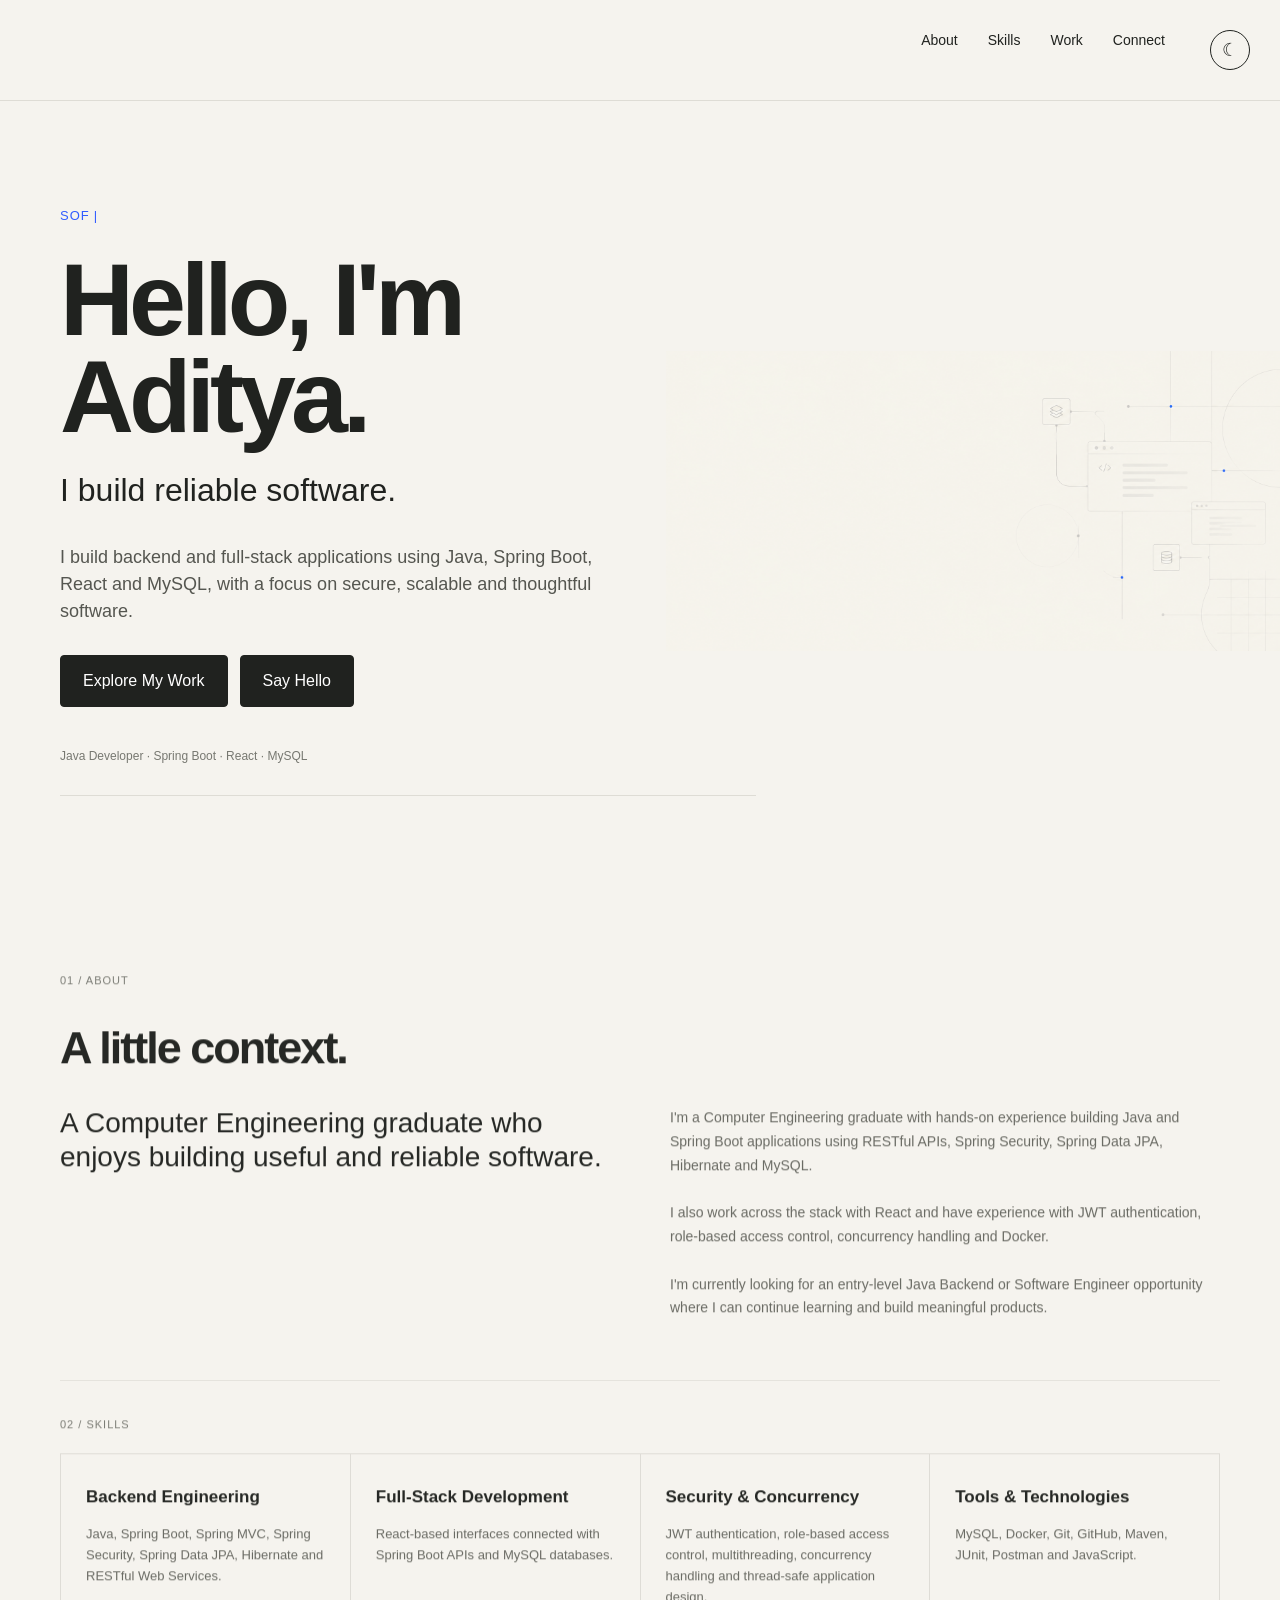
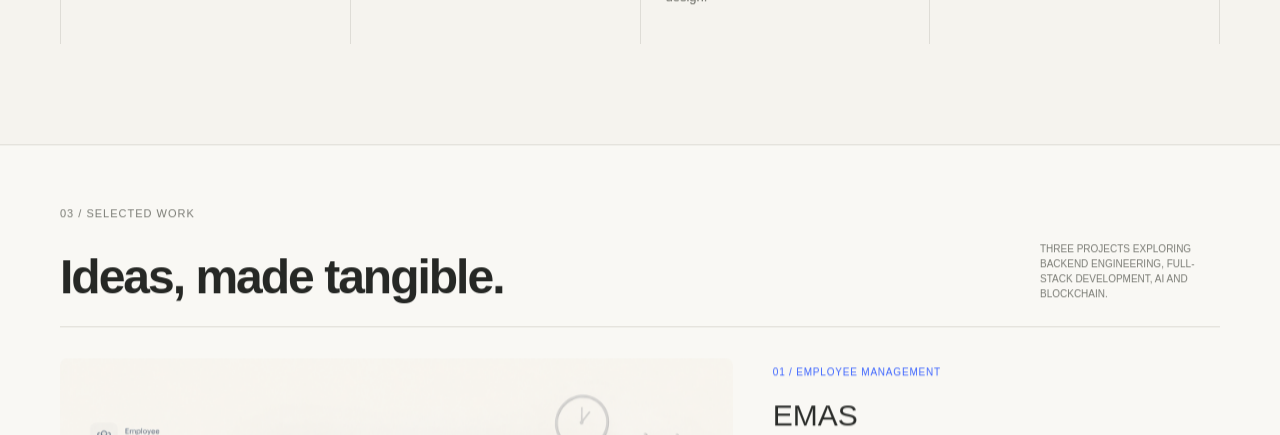
<file: index.html>
<!DOCTYPE html>
<html>
<head>
    <meta http-equiv="refresh" content="0; url=./vk-portfolio1/">
    <title>Redirecting...</title>
</head>
<body>
    <p>Redirecting to portfolio... If it doesn't load, <a href="./vk-portfolio1/">click here</a>.</p>
</body>
</html>
</file>
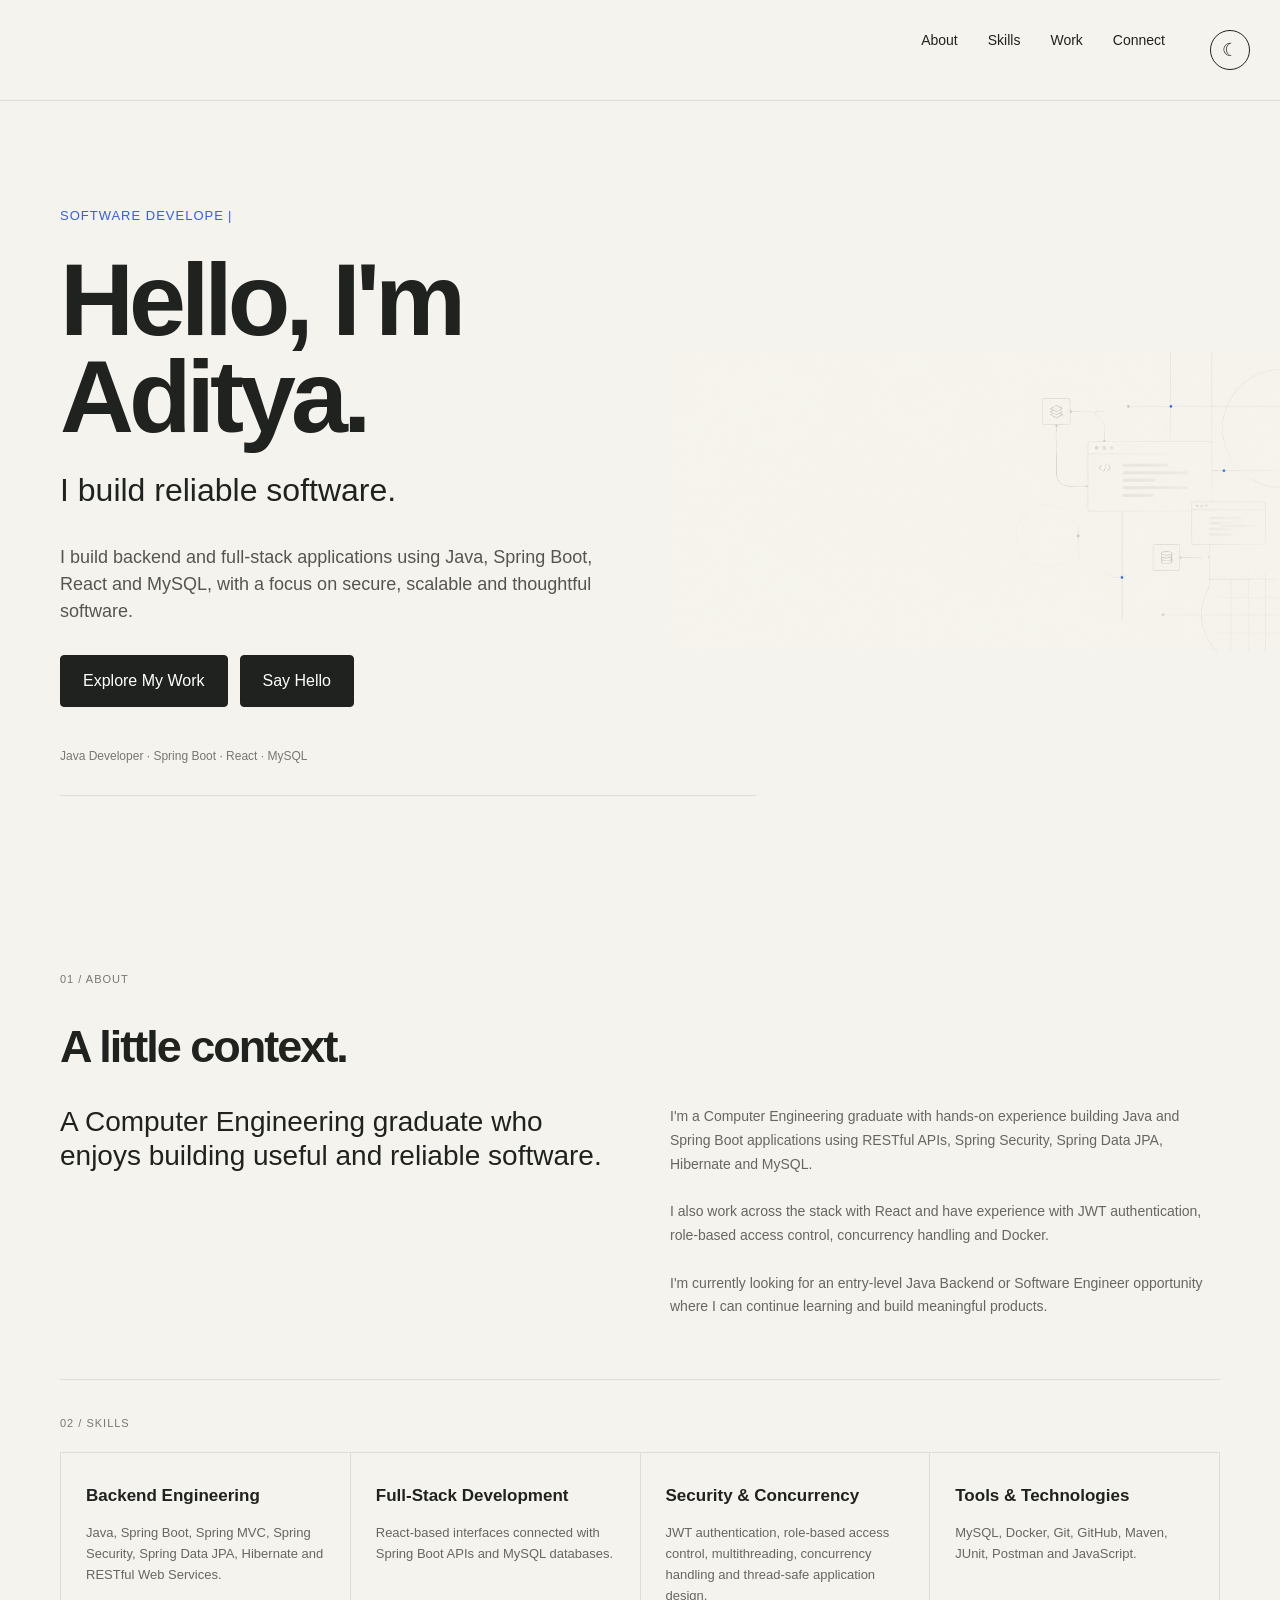
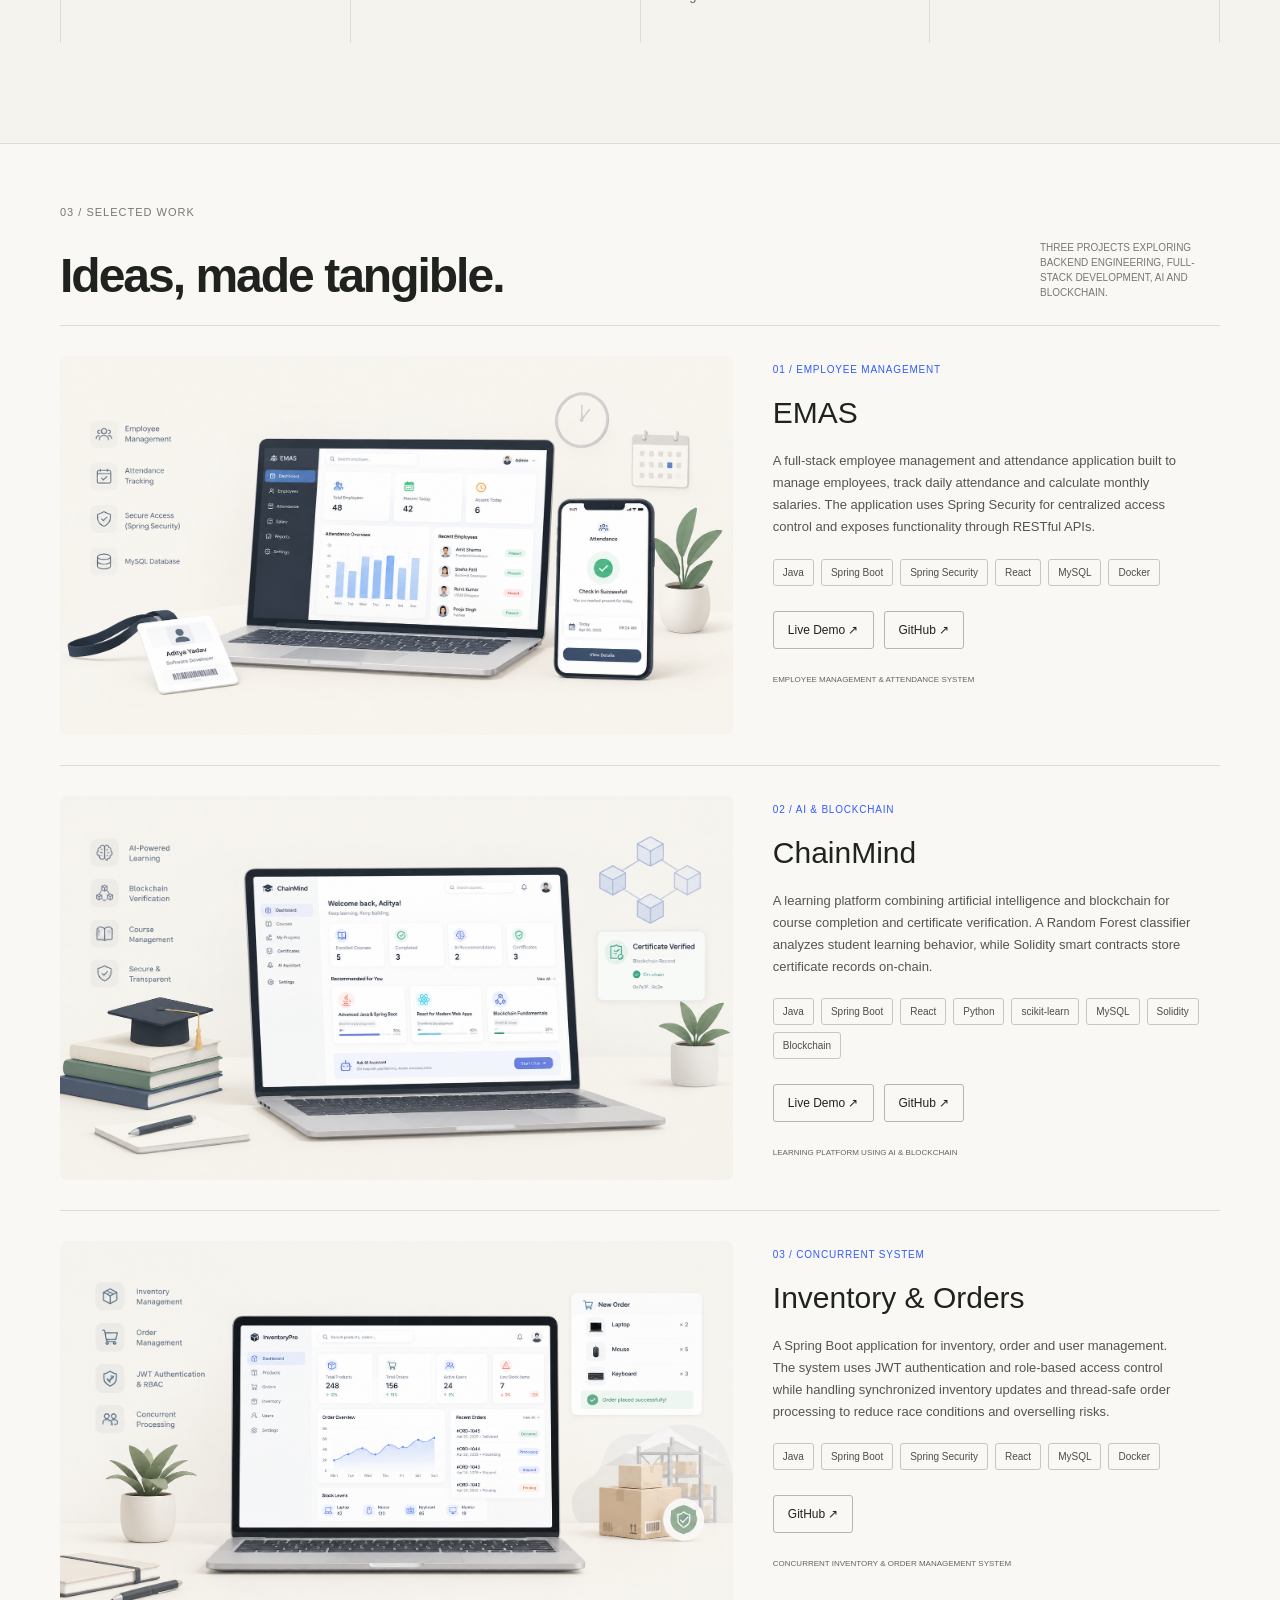
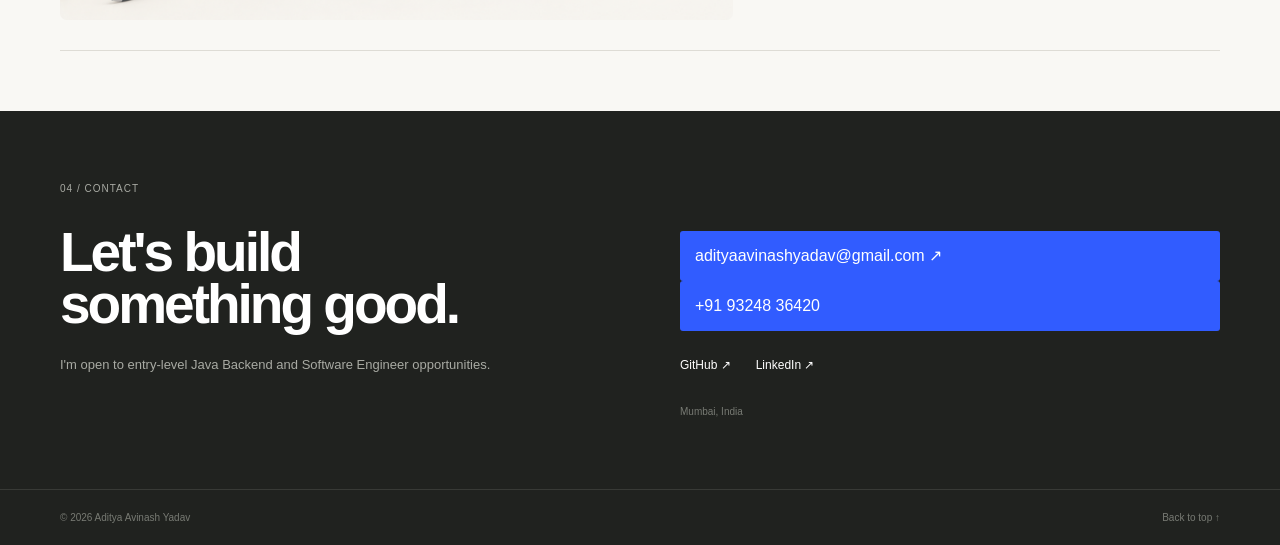
<file: vk-portfolio1/index.html>
<!DOCTYPE html>
<html lang="en">

<head>
    <meta charset="UTF-8">
    <meta name="viewport" content="width=device-width, initial-scale=1.0">

    <title>Aditya Avinash Yadav | Java Developer</title>

    <link rel="stylesheet" href="style.css">
</head>

<body>


<!-- =========================
     NAVBAR
========================= -->

<section class="navbar">

    <nav data-target="about">About</nav>

    <nav data-target="skills">Skills</nav>

    <nav data-target="work">Work</nav>

    <nav data-target="contact">Connect</nav>

    <button id="theme-toggle" aria-label="Toggle dark mode">
        ☾
    </button>

</section>


<!-- =========================
     HERO
========================= -->

<section class="hero">

    <div class="hero-content">

        <p class="role">
            Java Developer
        </p>

        <section class="hero-text">

            <h1>
                Hello, I'm Aditya.
            </h1>

            <h2>
                I build reliable software.
            </h2>

        </section>

        <p class="description">
            I build backend and full-stack applications using Java,
            Spring Boot, React and MySQL, with a focus on secure,
            scalable and thoughtful software.
        </p>

        <section class="buttons">

            <button onclick="document.getElementById('work').scrollIntoView({ behavior: 'smooth' })">
                Explore My Work
            </button>

            <button onclick="document.getElementById('contact').scrollIntoView({ behavior: 'smooth' })">
                Say Hello
            </button>

        </section>

        <p class="bottom-text">
            Java Developer · Spring Boot · React · MySQL
        </p>

    </div>

</section>


<!-- =========================
     ABOUT
========================= -->

<section class="about" id="about">

    <p>
        01 / ABOUT
    </p>

    <div class="headline">

        <h2>
            A little context.
        </h2>

    </div>


    <div class="about-info">

        <h3>
            A Computer Engineering graduate who enjoys
            building useful and reliable software.
        </h3>

        <p>

            I'm a Computer Engineering graduate with hands-on
            experience building Java and Spring Boot applications
            using RESTful APIs, Spring Security, Spring Data JPA,
            Hibernate and MySQL.

            <br><br>

            I also work across the stack with React and have
            experience with JWT authentication, role-based access
            control, concurrency handling and Docker.

            <br><br>

            I'm currently looking for an entry-level Java Backend
            or Software Engineer opportunity where I can continue
            learning and build meaningful products.

        </p>

    </div>

</section>


<!-- =========================
     SKILLS
========================= -->

<section class="skills" id="skills">

    <p>
        02 / SKILLS
    </p>


    <div class="skill-container">


        <div class="skill">

            <h3>
                Backend Engineering
            </h3>

            <p>
                Java, Spring Boot, Spring MVC, Spring Security,
                Spring Data JPA, Hibernate and RESTful Web Services.
            </p>

        </div>


        <div class="skill">

            <h3>
                Full-Stack Development
            </h3>

            <p>
                React-based interfaces connected with
                Spring Boot APIs and MySQL databases.
            </p>

        </div>


        <div class="skill">

            <h3>
                Security & Concurrency
            </h3>

            <p>
                JWT authentication, role-based access control,
                multithreading, concurrency handling and
                thread-safe application design.
            </p>

        </div>


        <div class="skill">

            <h3>
                Tools & Technologies
            </h3>

            <p>
                MySQL, Docker, Git, GitHub, Maven, JUnit,
                Postman and JavaScript.
            </p>

        </div>


    </div>

</section>


<!-- =========================
     SELECTED WORK
========================= -->

<section class="work" id="work">

    <p>
        03 / SELECTED WORK
    </p>


    <div class="work-heading">

        <h2>
            Ideas, made tangible.
        </h2>

        <p>
            Three projects exploring backend engineering,
            full-stack development, AI and blockchain.
        </p>

    </div>


    <!-- PROJECT 1 -->

    <article class="project">

        <div class="project-image">

            <img
                src="images/emas.png"
                alt="Employee Management and Attendance System"
            >

        </div>


        <div class="project-info">

            <p>
                01 / EMPLOYEE MANAGEMENT
            </p>

            <h2>
                EMAS
            </h2>

            <p>

                A full-stack employee management and attendance
                application built to manage employees, track
                daily attendance and calculate monthly salaries.

                The application uses Spring Security for
                centralized access control and exposes
                functionality through RESTful APIs.

            </p>


            <div class="technologies">

                <span>Java</span>

                <span>Spring Boot</span>

                <span>Spring Security</span>

                <span>React</span>

                <span>MySQL</span>

                <span>Docker</span>

            </div>


            <div class="project-buttons">

                <button onclick="window.open('https://employee-management-system-frontend-plum.vercel.app/', '_blank')">
        Live Demo ↗
    </button>

                <button onclick="window.open('https://github.com/aditya6921/Employee-Management-System.git','_blank')">
                    GitHub ↗
                </button>

            </div>


            <small>

                EMPLOYEE MANAGEMENT & ATTENDANCE SYSTEM

            </small>

        </div>

    </article>


    <!-- PROJECT 2 -->

    <article class="project">

        <div class="project-image">

            <img
                src="images/chainmind.png"
                alt="ChainMind Learning Platform"
            >

        </div>


        <div class="project-info">

            <p>
                02 / AI & BLOCKCHAIN
            </p>

            <h2>
                ChainMind
            </h2>

            <p>

                A learning platform combining artificial
                intelligence and blockchain for course completion
                and certificate verification.

                A Random Forest classifier analyzes student
                learning behavior, while Solidity smart contracts
                store certificate records on-chain.

            </p>


            <div class="technologies">

                <span>Java</span>

                <span>Spring Boot</span>

                <span>React</span>

                <span>Python</span>

                <span>scikit-learn</span>

                <span>MySQL</span>

                <span>Solidity</span>

                <span>Blockchain</span>

            </div>


            <div class="project-buttons">

                <button onclick="window.open('https://finalyearproject-gilt.vercel.app/', '_blank')">
        Live Demo ↗
    </button>

                <button onclick="window.open('https://github.com/aditya6921/finalyearproject.git','_blank')">
                    GitHub ↗
                </button>

            </div>


            <small>

                LEARNING PLATFORM USING AI & BLOCKCHAIN

            </small>

        </div>

    </article>


    <!-- PROJECT 3 -->

    <article class="project">

        <div class="project-image">

            <img
                src="images/inventory.png"
                alt="Concurrent Inventory and Order Management System"
            >

        </div>


        <div class="project-info">

            <p>
                03 / CONCURRENT SYSTEM
            </p>

            <h2>
                Inventory & Orders
            </h2>

            <p>

                A Spring Boot application for inventory,
                order and user management.

                The system uses JWT authentication and
                role-based access control while handling
                synchronized inventory updates and
                thread-safe order processing to reduce
                race conditions and overselling risks.

            </p>


            <div class="technologies">

                <span>Java</span>

                <span>Spring Boot</span>

                <span>Spring Security</span>

                <span>React</span>

                <span>MySQL</span>

                <span>Docker</span>

            </div>


            <div class="project-buttons">

                <button onclick="window.open('https://github.com/aditya6921/Inventory-and-Order-Management.git','_blank')">
                    GitHub ↗
                </button>

            </div>


            <small>

                CONCURRENT INVENTORY & ORDER MANAGEMENT SYSTEM

            </small>

        </div>

    </article>


</section>

<!-- =========================
     CONTACT
========================= -->

<section class="contact" id="contact">

    <p>
        04 / CONTACT
    </p>


    <div class="contact-content">


        <div>

            <h2>
                Let's build<br>
                something good.
            </h2>

            <p>
                I'm open to entry-level Java Backend and
                Software Engineer opportunities.
            </p>

        </div>


        <div class="contact-links">

            <a href="mailto:adityaavinashyadav@gmail.com">
                adityaavinashyadav@gmail.com ↗
            </a>


            <a href="tel:+919324836420">
                +91 93248 36420
            </a>


            <div class="social-links">

                <a href="#" target="_blank">
                    GitHub ↗
                </a>

                <a href="#" target="_blank">
                    LinkedIn ↗
                </a>

            </div>


            <p>
                Mumbai, India
            </p>

        </div>

    </div>

</section>


<!-- =========================
     FOOTER
========================= -->

<footer id="back-to-top">

    <p>
        © 2026 Aditya Avinash Yadav
    </p>

    <a href="#">
        Back to top ↑
    </a>

</footer>


<script src="script.js"></script>

</body>

</html>
</file>
<file: vk-portfolio1/style.css>
/* =========================
   GENERAL
========================= */

* {
    margin: 0;
    padding: 0;
    box-sizing: border-box;
}

html {
    scroll-behavior: smooth;
}

body {
    min-height: 100vh;
    font-family: Arial, Helvetica, sans-serif;
    background: #f5f3ee;
    color: #20221f;
    line-height: 1.5;
}

img {
    display: block;
    max-width: 100%;
}

button,
a {
    font: inherit;
}


/* =========================
   NAVBAR
========================= */

.navbar {
    display: flex;
    justify-content: flex-end;
    gap: 30px;
    padding: 30px 30px;
    border-bottom: 1px solid #dedcd5;
}

.navbar nav {
    font-size: 14px;
    cursor: pointer;
    transition: 0.3s;
}

.navbar nav:hover {
    color: #315cff;
}


/* =========================
   HERO
========================= */

.hero {
    min-height: calc(100vh - 100px);

    display: flex;
    align-items: center;

    padding: 20px 60px;

    background-color: #f5f3ee;
    background-image: url("images/hero-bg.png");
    background-size: 48% auto;
    background-position: right center;
    background-repeat: no-repeat;
}

.hero-content {
    width: 60%;
}

.role {
    margin: 0 0 25px;
    font-size: 13px;
    color: #315cff;
    text-transform: uppercase;
    letter-spacing: 1px;
}

.hero-text {
    margin: 0;
}

.hero-text h1 {
    font-size: clamp(50px, 8vw, 110px);
    line-height: 0.95;
    letter-spacing: -5px;
    font-weight: 700;
}

.hero-text h2 {
    margin-top: 20px;
    font-size: 32px;
    font-weight: 400;
}

.description {
    margin: 30px 0 0;
    max-width: 550px;
    font-size: 18px;
    color: #555650;
}


/* =========================
   BUTTONS
========================= */

.buttons {
    display: flex;
    gap: 12px;
    margin: 30px 0 0;
}

.buttons button {
    padding: 13px 22px;
    border: 1px solid #20221f;
    border-radius: 4px;
    background: #20221f;
    color: white;
    cursor: pointer;
    transition: 0.3s;
}

.buttons button:hover {
    background: #315cff;
    border-color: #315cff;
    transform: translateY(-2px);
}


/* =========================
   BOTTOM TEXT
========================= */

.bottom-text {
    margin: 40px 0 0;
    padding-bottom: 30px;
    font-size: 12px;
    color: #777871;
    border-bottom: 1px solid #dedcd5;
}


/* =========================
   ABOUT
========================= */

.about {
    margin: 70px 60px 0;
}

.about > p {
    font-size: 11px;
    color: #777871;
    text-transform: uppercase;
    letter-spacing: 1px;
}

.headline {
    margin-top: 25px;
}

.headline h2 {
    font-size: 45px;
    letter-spacing: -2px;
    font-weight: 600;
}

.about-info {
    display: grid;
    grid-template-columns: 1fr 1fr;
    gap: 60px;
    margin-top: 25px;
    padding-bottom: 60px;
    border-bottom: 1px solid #dedcd5;
}

.about-info h3 {
    font-size: 28px;
    line-height: 1.2;
    font-weight: 400;
}

.about-info p {
    max-width: 600px;
    font-size: 14px;
    color: #666760;
    line-height: 1.7;
}


/* =========================
   SKILLS
========================= */

.skills {
    margin: 35px 60px 100px;
}

.skills > p {
    margin-bottom: 20px;
    font-size: 11px;
    color: #777871;
    text-transform: uppercase;
    letter-spacing: 1px;
}

.skill-container {
    display: flex;
    border-top: 1px solid #dedcd5;
}

.skill {
    flex: 1;
    min-height: 190px;
    padding: 30px 25px;
    border-right: 1px solid #dedcd5;
}

.skill:first-child {
    border-left: 1px solid #dedcd5;
}

.skill h3 {
    margin-bottom: 15px;
    font-size: 17px;
    font-weight: 600;
}

.skill p {
    max-width: 250px;
    font-size: 13px;
    color: #666760;
    line-height: 1.6;
}

.skill:hover {
    background: #eeece6;
}


/* =========================
   WORK
========================= */

.work {
    padding: 60px;
    background: #f9f8f4;
    border-top: 1px solid #dedcd5;
}

.work > p {
    font-size: 11px;
    color: #777871;
    text-transform: uppercase;
    letter-spacing: 1px;
}

.work-heading {
    display: flex;
    justify-content: space-between;
    align-items: flex-end;
    margin-top: 20px;
    padding-bottom: 25px;
    border-bottom: 1px solid #dedcd5;
}

.work-heading h2 {
    font-size: 48px;
    line-height: 1;
    letter-spacing: -2px;
}

.work-heading p {
    max-width: 180px;
    font-size: 10px;
    color: #777871;
    text-transform: uppercase;
}


/* =========================
   PROJECT
========================= */

.project {
    display: grid;
    grid-template-columns: 58% 42%;
    gap: 40px;
    padding: 30px 0;
    border-bottom: 1px solid #dedcd5;

    transition:
        transform 0.4s ease,
        box-shadow 0.4s ease;
}

.project-hover {
    transform: translateY(-8px);
}

.project-image {
    overflow: hidden;
    border-radius: 7px;

    transition: transform 0.15s ease;
    transform-style: preserve-3d;
}

.project-image img {
    width: 100%;
    height: 100%;
    object-fit: cover;
    transition: 0.4s;
}

.project-image:hover img {
    transform: scale(1.02);
}

.project-info {
    padding: 5px 20px 20px 0;
}

.project-info > p:first-child {
    margin-bottom: 12px;
    font-size: 10px;
    color: #315cff;
    text-transform: uppercase;
    letter-spacing: 0.8px;
}

.project-info h2 {
    margin-bottom: 15px;
    font-size: 30px;
    font-weight: 500;
    color: #20221f;

    transition: transform 0.4s ease;
}

.project-hover .project-info h2 {
    transform: translateX(8px);
}

.project-info > p {
    max-width: 420px;
    font-size: 13px;
    color: #55554f;
    line-height: 1.7;
}


/* =========================
   TECHNOLOGIES
========================= */

.technologies {
    display: flex;
    flex-wrap: wrap;
    gap: 7px;
    margin-top: 20px;
}

.technologies span {
    padding: 5px 9px;
    border: 1px solid #c9c6be;
    border-radius: 3px;
    font-size: 10px;
    color: #4f4d47;
}


/* =========================
   PROJECT BUTTONS
========================= */

.project-buttons {
    display: flex;
    gap: 10px;
    margin-top: 25px;
}

.project-buttons button {
    padding: 9px 14px;
    border: 1px solid #b8b5ad;
    border-radius: 3px;
    background: transparent;
    color: #20221f;
    cursor: pointer;
    transition: 0.3s;
    font-size: 12px;
}

.project-buttons button:hover {
    background: #20221f;
    color: white;
}

.project-info small {
    display: block;
    margin-top: 25px;
    font-size: 8px;
    color: #66635c;
    line-height: 1.6;
}


/* =========================
   CONTACT
========================= */

.contact {
    padding: 70px 60px;
    background: #20221f;
    color: white;
}

.contact > p {
    font-size: 10px;
    color: #a8aaa3;
    text-transform: uppercase;
    letter-spacing: 1px;
}

.contact-content {
    display: grid;
    grid-template-columns: 1fr 1fr;
    gap: 80px;
    margin-top: 30px;
}

.contact-content h2 {
    font-size: 55px;
    line-height: 0.95;
    letter-spacing: -3px;
}

.contact-content > div:first-child p {
    margin-top: 25px;
    color: #a8aaa3;
    font-size: 13px;
}

.contact-links {
    padding-top: 5px;
}

.contact-links > a {
    display: block;
    padding: 13px 15px;
    background: #315cff;
    color: white;
    text-decoration: none;
    border-radius: 3px;
}

.social-links {
    display: flex;
    gap: 25px;
    margin-top: 25px;
}

.social-links a {
    color: white;
    text-decoration: none;
    font-size: 12px;
}

.contact-links > p {
    margin-top: 30px;
    color: #777a73;
    font-size: 10px;
}


/* =========================
   FOOTER
========================= */

footer {
    display: flex;
    justify-content: space-between;
    padding: 20px 60px;
    background: #20221f;
    color: #777a73;
    border-top: 1px solid #383a36;
    font-size: 10px;
}

footer a {
    color: #777a73;
    text-decoration: none;
}

footer a:hover {
    color: white;
}


/* =========================
   TABLET
   769px - 1024px
========================= */

@media (max-width: 1024px) {

    .navbar {
        padding: 25px 40px;
    }

    .hero {
        min-height: calc(100vh - 90px);
        padding: 60px 40px;
        background-size: 45% auto;
        background-position: right center;
    }

    .hero-content {
        width: 65%;
    }

    .about {
        margin-left: 40px;
        margin-right: 40px;
    }

    .skills {
        margin-left: 40px;
        margin-right: 40px;
    }

    .work {
        padding: 40px;
    }

    .contact {
        padding: 60px 40px;
    }

    footer {
        padding-left: 40px;
        padding-right: 40px;
    }
}


/* =========================
   MOBILE
   768px AND BELOW
========================= */

@media (max-width: 768px) {

    .navbar {
        justify-content: center;
        flex-wrap: wrap;
        gap: 18px;
        padding: 20px;
    }


    /* HERO */

    .hero {
        min-height: auto;
        padding: 80px 25px 100px;

        background-size: 65% auto;
        background-position: right bottom;
    }

    .hero-content {
        width: 100%;
    }

    .role {
        margin: 0 0 25px;
    }

    .hero-text {
        margin: 0;
    }

    .hero-text h1 {
        font-size: 48px;
        letter-spacing: -2px;
    }

    .hero-text h2 {
        font-size: 25px;
    }

    .description {
        margin: 30px 0 0;
        font-size: 16px;
    }

    .buttons {
        margin: 30px 0 0;
        flex-direction: column;
    }

    .buttons button {
        width: 100%;
    }

    .bottom-text {
        margin: 40px 0 0;
    }


    /* ABOUT */

    .about {
        margin: 80px 25px 0;
    }

    .headline h2 {
        font-size: 38px;
    }

    .about-info {
        grid-template-columns: 1fr;
        gap: 25px;
    }


    /* SKILLS */

    .skills {
        margin: 30px 25px 80px;
    }

    .skill-container {
        flex-direction: column;
    }

    .skill {
        border-right: 1px solid #dedcd5;
        border-bottom: 1px solid #dedcd5;
    }

    .skill:first-child {
        border-left: 1px solid #dedcd5;
    }


    /* WORK */

    .work {
        padding: 40px 25px;
    }

    .work-heading {
        display: block;
    }

    .work-heading h2 {
        font-size: 40px;
    }

    .work-heading p {
        margin-top: 20px;
    }

    .project {
        grid-template-columns: 1fr;
        gap: 25px;
    }

    .project-info {
        padding-right: 0;
    }


    /* CONTACT */

    .contact {
        padding: 60px 25px;
    }

    .contact-content {
        grid-template-columns: 1fr;
        gap: 40px;
    }

    .contact-content h2 {
        font-size: 48px;
    }

    footer {
        padding: 20px 25px;
    }
}


/* =========================
   SMALL MOBILE
   480px AND BELOW
========================= */

@media (max-width: 480px) {

    .navbar {
        gap: 12px;
        padding: 18px 15px;
    }

    .navbar nav {
        font-size: 12px;
    }


    /* HERO */

    .hero {
        padding: 60px 20px 100px;

        background-size: 80% auto;
        background-position: right bottom;
    }

    .hero-content {
        width: 100%;
    }

    .role {
        margin-bottom: 20px;
    }

    .hero-text h1 {
        font-size: 38px;
        letter-spacing: -1.5px;
    }

    .hero-text h2 {
        font-size: 21px;
    }

    .description {
        font-size: 15px;
    }


    /* ABOUT */

    .headline h2 {
        font-size: 32px;
    }

    .about {
        margin-left: 20px;
        margin-right: 20px;
    }


    /* SKILLS */

    .skills {
        margin-left: 20px;
        margin-right: 20px;
    }


    /* WORK */

    .work {
        padding-left: 20px;
        padding-right: 20px;
    }

    .work-heading h2 {
        font-size: 34px;
    }


    /* CONTACT */

    .contact {
        padding-left: 20px;
        padding-right: 20px;
    }

    .contact-content h2 {
        font-size: 40px;
    }


    /* FOOTER */

    footer {
        padding-left: 20px;
        padding-right: 20px;
    }
}


/* =====================================
   THEME TOGGLE BUTTON
===================================== */

#theme-toggle {
    border: 1px solid currentColor;
    background: transparent;
    color: inherit;
    width: 40px;
    height: 40px;
    border-radius: 50%;
    cursor: pointer;
    font-size: 18px;
    margin-left: 15px;
    transition: all 0.3s ease;
}

#theme-toggle:hover {
    transform: rotate(20deg) scale(1.1);
}


/* =====================================
   TYPING EFFECT
===================================== */

.role.typing::after {
    content: "|";
    margin-left: 4px;
    animation: blink 0.8s infinite;
}

@keyframes blink {

    0%,
    50% {
        opacity: 1;
    }

    51%,
    100% {
        opacity: 0;
    }
}


/* =====================================
   SCROLL REVEAL
===================================== */

.reveal {
    opacity: 0;
    transform: translateY(50px);
    transition:
        opacity 0.8s ease,
        transform 0.8s ease;
}

.reveal.show {
    opacity: 1;
    transform: translateY(0);
}


/* =====================================
   DARK MODE
===================================== */

body.dark-mode {
    background: #1c1b18;
    color: #f5f3ee;
}


/* =========================
   NAVBAR
========================= */

body.dark-mode .navbar {
    background: #1c1b18;
    border-color: #55524c;
}


/* =========================
   HERO
========================= */

body.dark-mode .hero {
    background-color: #1c1b18;
    border-color: #55524c;
}

/* Make the light hero image darker */
body.dark-mode .hero {
    background-blend-mode: multiply;
    background-color: #1c1b18;
}


/* =========================
   ABOUT
========================= */

body.dark-mode .about {
    color: #f5f3ee;
}

body.dark-mode .about-info {
    border-color: #55524c;
}

body.dark-mode .about-info p {
    color: #bdb9b0;
}


/* =========================
   SKILLS
========================= */

body.dark-mode .skills {
    color: #f5f3ee;
}

body.dark-mode .skill-container {
    border-color: #55524c;
}

body.dark-mode .skill {
    border-color: #55524c;
}

body.dark-mode .skill:hover {
    background: #25241f;
}

body.dark-mode .skill p {
    color: #bdb9b0;
}


/* =========================
   WORK / PROJECTS
========================= */

body.dark-mode .work {
    background: #1c1b18;
    color: #f5f3ee;
    border-color: #55524c;
}

body.dark-mode .work-heading {
    border-color: #55524c;
}

body.dark-mode .work-heading p {
    color: #bdb9b0;
}

body.dark-mode .project {
    background: #1c1b18;
    border-color: #55524c;
}

body.dark-mode .project-info h2 {
    color: #f5f3ee;
}

body.dark-mode .project-info > p {
    color: #bdb9b0;
}

body.dark-mode .project-info small {
    color: #99958c;
}


/* =========================
   TECHNOLOGIES
========================= */

body.dark-mode .technologies span {
    color: #bdb9b0;
    border-color: #66635c;
}


/* =========================
   PROJECT BUTTONS
========================= */

body.dark-mode .project-buttons button {
    color: #f5f3ee;
    background: transparent;
    border-color: #66635c;
}

body.dark-mode .project-buttons button:hover {
    background: #f5f3ee;
    color: #20221f;
}


/* =========================
   CONTACT
========================= */

body.dark-mode .contact {
    background: #11110f;
    color: #f5f3ee;
}

body.dark-mode .contact > p {
    color: #a8aaa3;
}

body.dark-mode .contact-content > div:first-child p {
    color: #bdb9b0;
}


/* =========================
   FOOTER
========================= */

body.dark-mode footer {
    background: #11110f;
    color: #99958c;
    border-color: #383a36;
}

body.dark-mode footer a {
    color: #99958c;
}

body.dark-mode footer a:hover {
    color: white;
}


/* =========================
   GENERAL TEXT
========================= */

body.dark-mode .description {
    color: #bdb9b0;
}

body.dark-mode .bottom-text {
    color: #99958c;
    border-color: #55524c;
}


/* =========================
   LINKS
========================= */

body.dark-mode a {
    color: #f5f3ee;
}


/* =========================
   BUTTONS
========================= */

body.dark-mode .buttons button {
    background: #f5f3ee;
    color: #20221f;
    border-color: #f5f3ee;
}

body.dark-mode .buttons button:hover {
    background: #315cff;
    color: white;
    border-color: #315cff;
}


/* =========================
   THEME TOGGLE
========================= */

body.dark-mode #theme-toggle {
    color: #f5f3ee;
    border-color: #777871;
}


/* =========================
   TYPING EFFECT
========================= */

body.dark-mode .role {
    color: #4d73ff;
}


/* =========================
   DARK MODE PROJECT IMAGE
========================= */

body.dark-mode .project-image {
    background: #25241f;
}

/* =====================================
   DARK MODE PROJECT FIX
===================================== */

body.dark-mode .project-info h2 {
    color: #f5f3ee;
}

body.dark-mode .project-info > p {
    color: #bdb9b0;
}

body.dark-mode .project-info small {
    color: #99958c;
}

body.dark-mode .project-buttons button {
    color: #f5f3ee;
    background: transparent;
    border: 1px solid #66635c;
}

body.dark-mode .technologies span {
    color: #bdb9b0;
    border: 1px solid #66635c;
}
</file>
